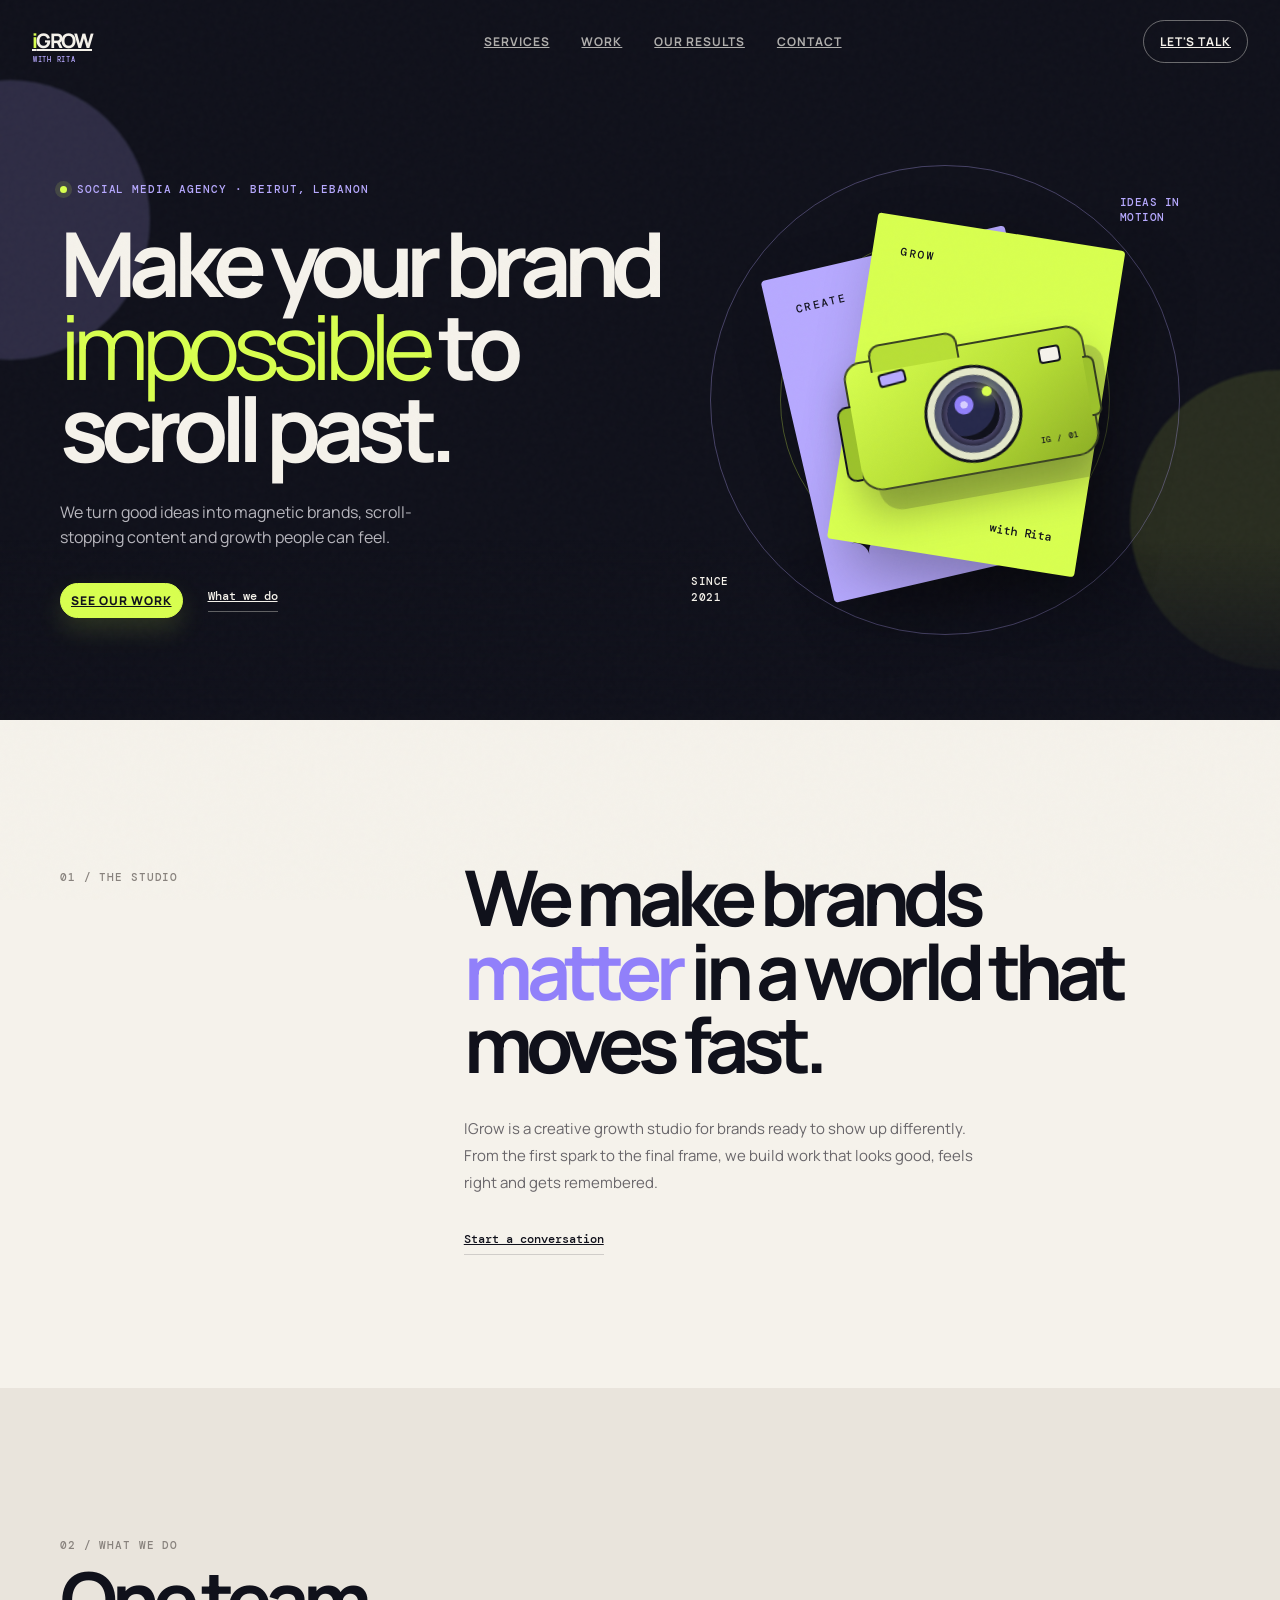
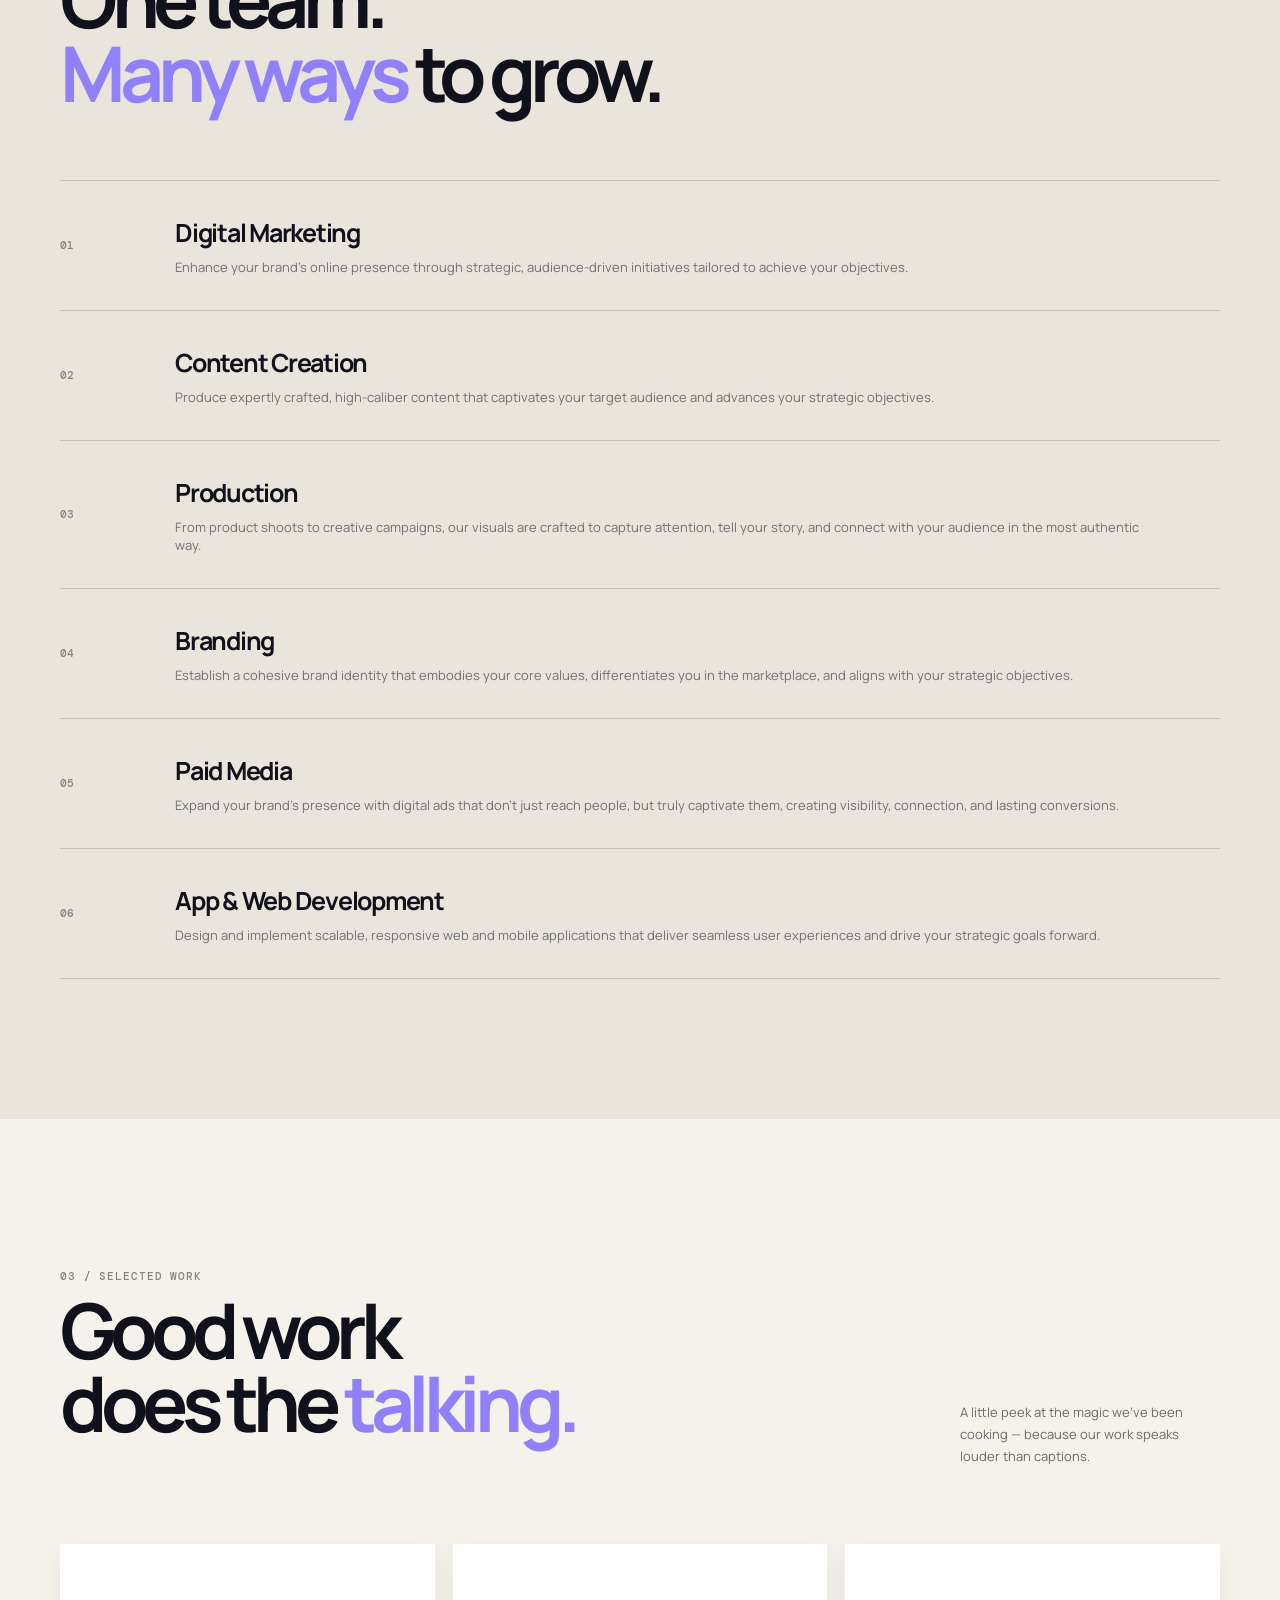
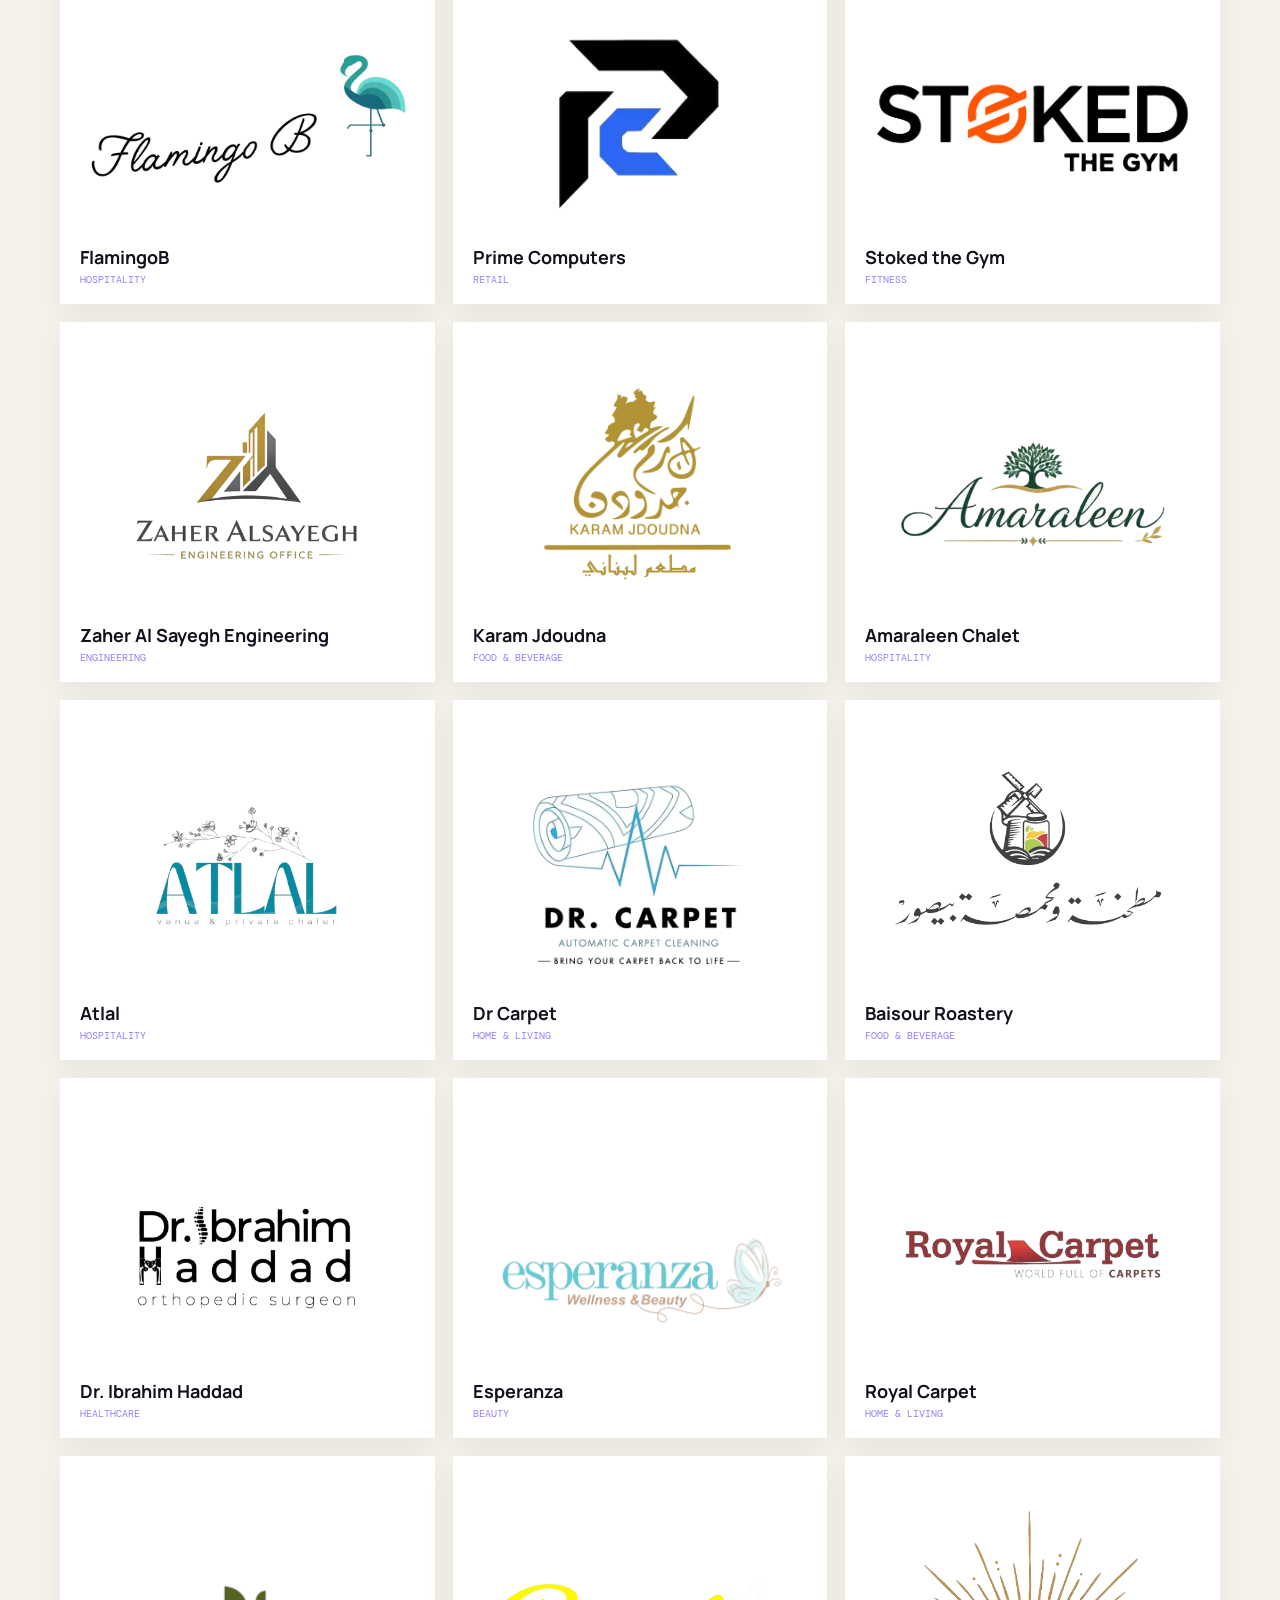
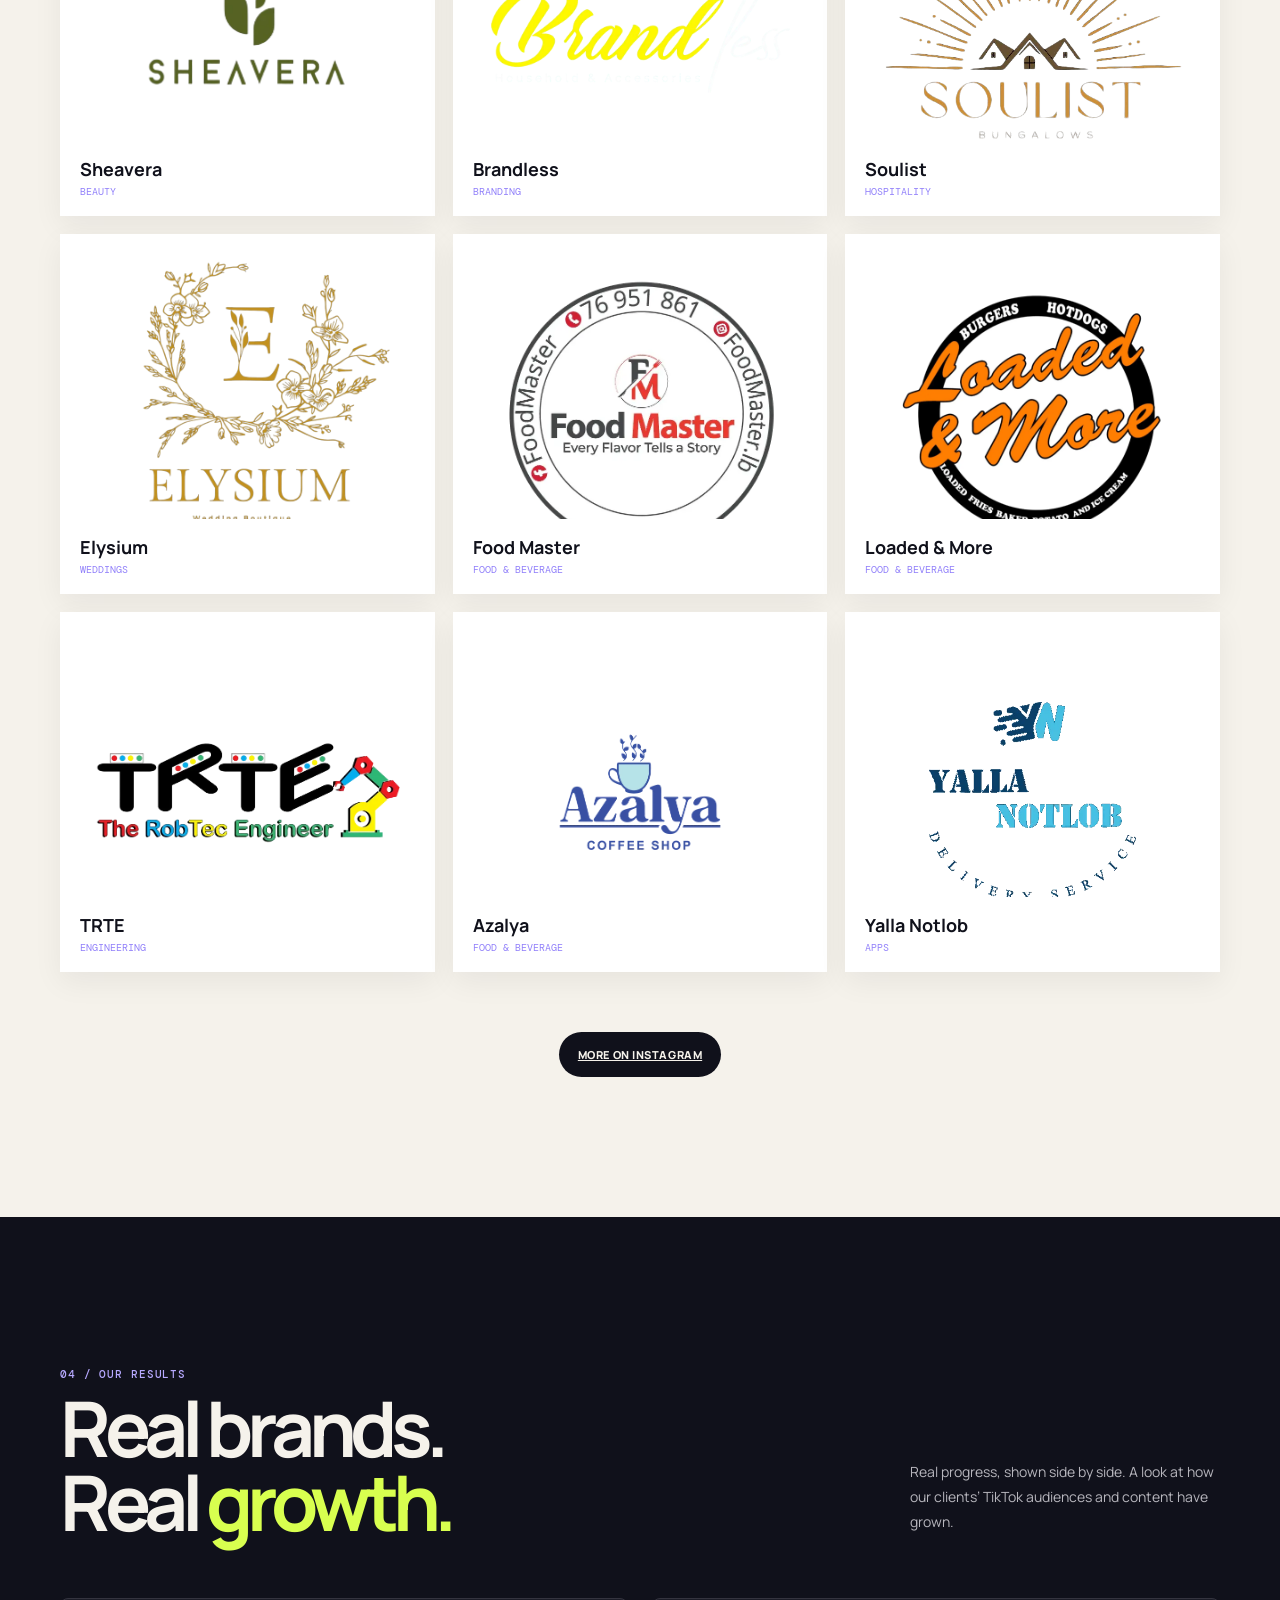
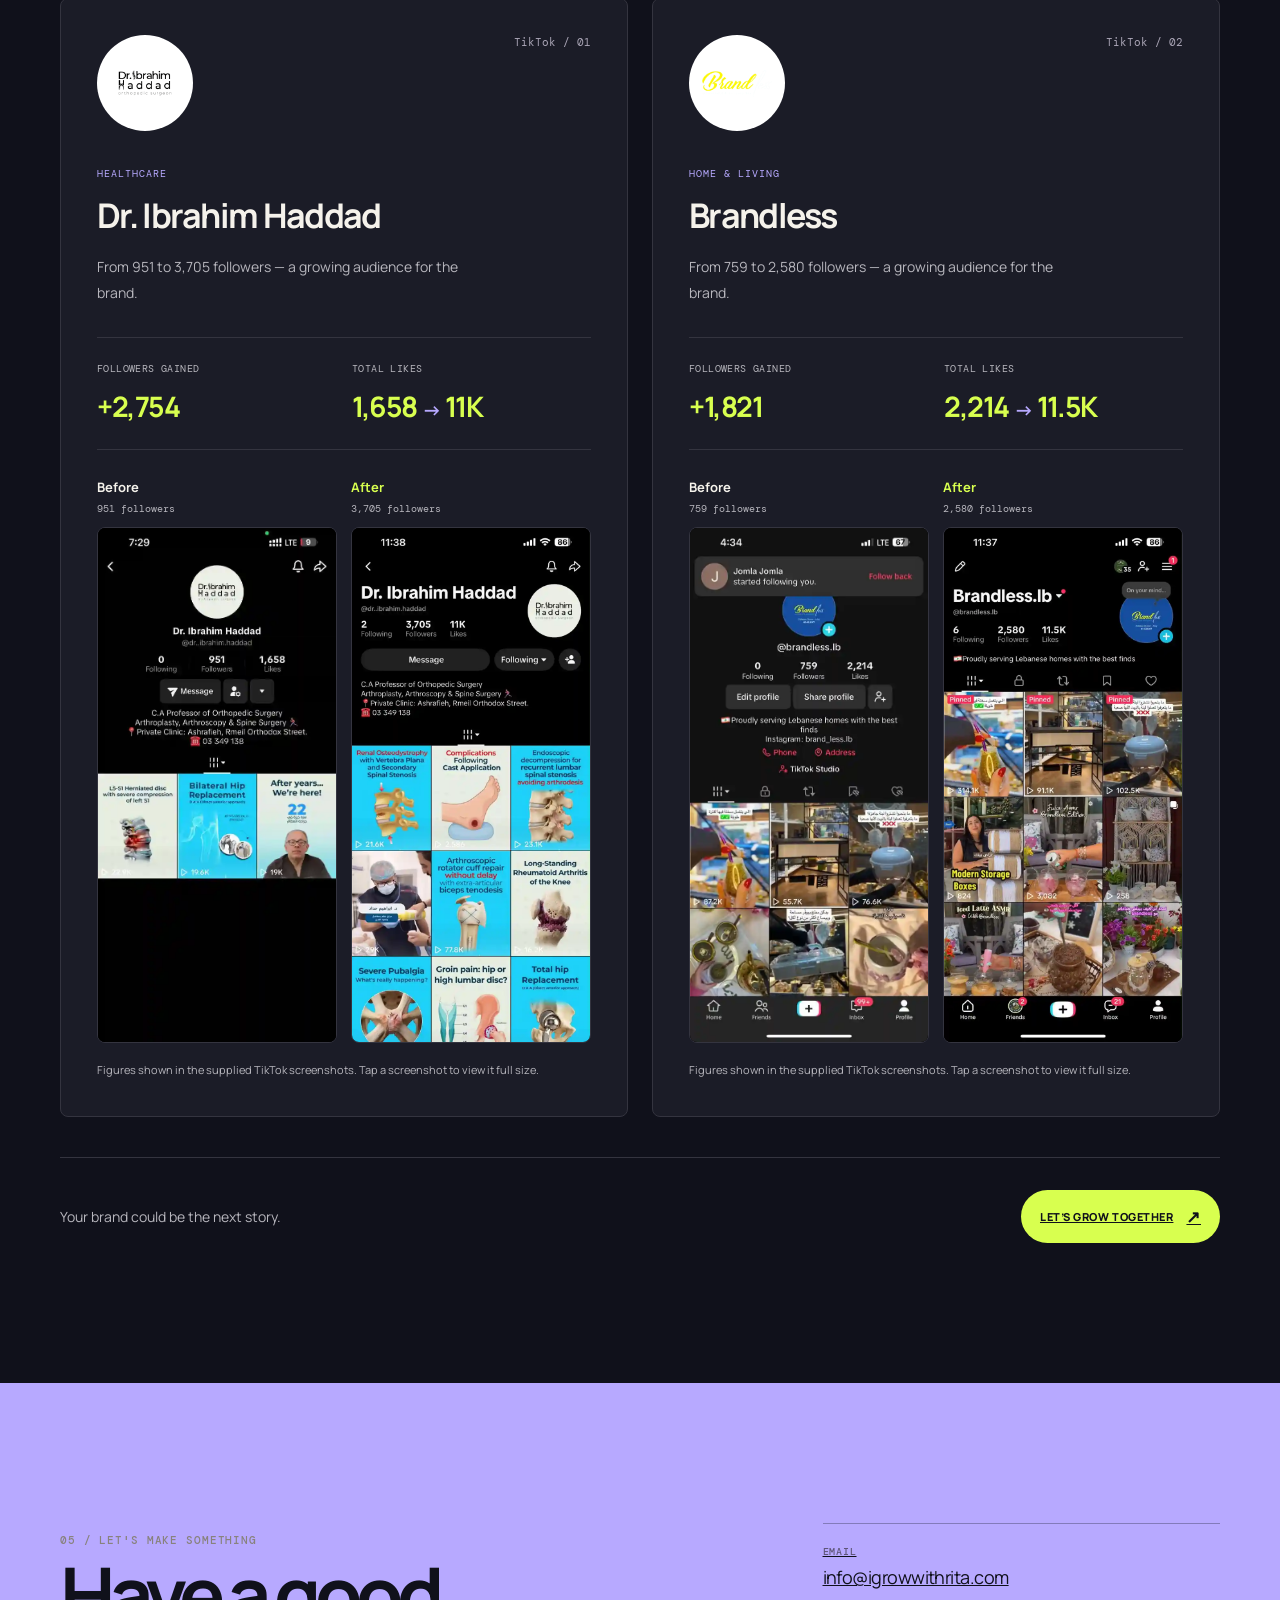
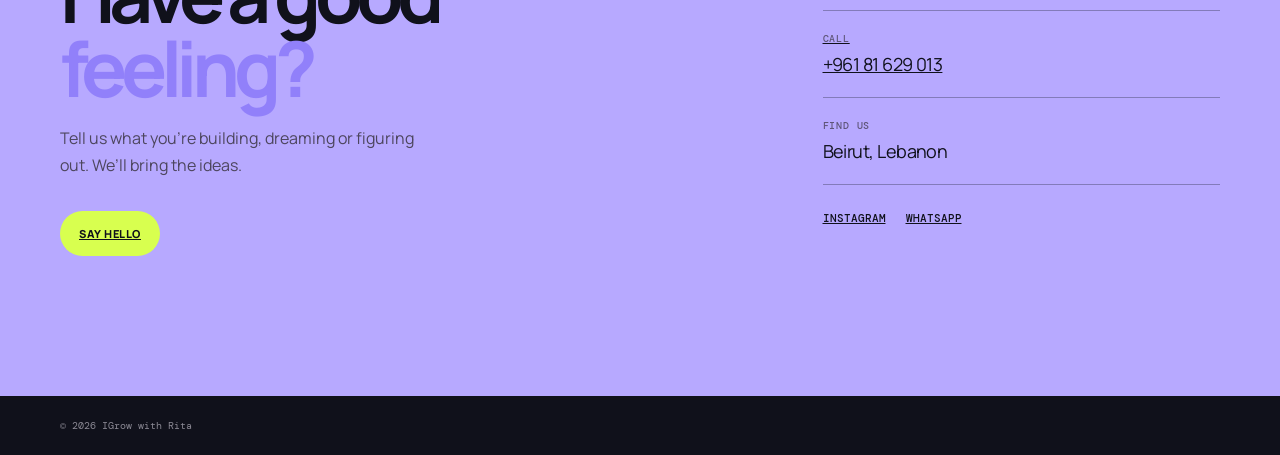
<file: index.html>
<!doctype html>
<html lang="en">
<head>
  <meta charset="utf-8">
  <meta name="viewport" content="width=device-width, initial-scale=1">
  <meta name="theme-color" content="#10111b">
  <meta name="description" content="IGrow is a social media, content and growth studio based in Beirut, Lebanon.">
  <title>IGrow — Make your brand impossible to scroll past</title>
  <link rel="icon" href="assets/img/favicon.png">
  <link rel="preconnect" href="https://fonts.googleapis.com">
  <link rel="preconnect" href="https://fonts.gstatic.com" crossorigin>
  <link href="https://fonts.googleapis.com/css2?family=DM+Mono:wght@400;500&family=Manrope:wght@400;500;600;700;800&display=swap" rel="stylesheet">
  <link rel="stylesheet" href="assets/css/main.css">
</head>
<body>
  <div class="noise" aria-hidden="true"></div>
  <header class="site-header" id="top">
    <a class="wordmark" href="#top" aria-label="IGrow home"><span>i</span>GROW<small>WITH RITA</small></a>
    <nav class="desktop-nav" aria-label="Main navigation"><a href="#services">Services</a><a href="#work">Work</a><a href="#results">Our Results</a><a href="#contact">Contact</a></nav>
    <a class="header-cta" href="#contact">Let's talk</a>
    <button class="menu-toggle" type="button" aria-label="Open navigation" aria-expanded="false"><i></i><i></i></button>
  </header>
  <div class="mobile-menu" aria-hidden="true"><a href="#services">Services</a><a href="#work">Work</a><a href="#results">Our Results</a><a href="#contact">Contact</a></div>

  <main>
    <section class="hero" id="home">
      <div class="hero-orb hero-orb--one" data-parallax=".18"></div><div class="hero-orb hero-orb--two" data-parallax="-.1"></div>
      <div class="container hero-grid">
        <div class="hero-copy reveal">
          <p class="eyebrow"><span class="eyebrow-dot"></span> Social media agency · Beirut, Lebanon</p>
          <h1>Make your brand <em>impossible</em> to scroll past.</h1>
          <p class="hero-intro">We turn good ideas into magnetic brands, scroll-stopping content and growth people can feel.
          </p>
          <div class="hero-actions"><a class="button button--lime" href="#work">See our work</a><a
              class="text-link" href="#services">What we do</a></div>
        </div>
        <div class="hero-art reveal reveal--delay" aria-hidden="true">
          <div class="art-ring art-ring--outer"></div>
          <div class="art-ring art-ring--inner"></div>
          <div class="camera-scene" data-scroll-camera>
            <div class="camera camera--body"><span class="camera-grip"></span><span class="camera-viewfinder"></span><span class="camera-flash"></span><span class="camera-lens"><i></i></span><span class="camera-mark">IG / 01</span></div>
          </div>
          <div class="art-card art-card--back"><span>CREATE</span><b>✦</b></div>
          <div class="art-card art-card--front"><span>GROW</span><strong>i<span>G</span></strong><small>with Rita</small></div>
          <span class="floating-label floating-label--top">Ideas in<br>motion</span><span
            class="floating-label floating-label--bottom">Since<br>2021</span>
        </div>
      </div>
    </section>
    <section class="intro section-pad">
      <div class="container intro-grid">
        <p class="section-kicker">01 / The studio</p>
        <div>
          <h2>We make brands <span>matter</span> in a world that moves fast.</h2>
          <p class="body-copy">IGrow is a creative growth studio for brands ready to show up differently. From the first
            spark to the final frame, we build work that looks good, feels right and gets remembered.</p><a
            class="text-link text-link--dark" href="#contact">Start a conversation</a>
        </div>
      </div>
    </section>
    <section class="services section-pad" id="services">
      <div class="container">
        <div class="section-heading reveal">
          <p class="section-kicker">02 / What we do</p>
          <h2>One team.<br><span>Many ways</span> to grow.</h2>
        </div>
        <div class="service-list">
          <article class="service-card reveal"><span class="service-number">01</span>
            <div>
              <h3>Digital Marketing</h3>
              <p>Enhance your brand's online presence through strategic, audience-driven initiatives tailored to achieve your objectives.</p>
            </div>
          </article>
          <article class="service-card reveal"><span class="service-number">02</span>
            <div>
              <h3>Content Creation</h3>
              <p>Produce expertly crafted, high-caliber content that captivates your target audience and advances your strategic objectives.</p>
            </div>
          </article>
          <article class="service-card reveal"><span class="service-number">03</span>
            <div>
              <h3>Production</h3>
              <p>From product shoots to creative campaigns, our visuals are crafted to capture attention, tell your story, and connect with your audience in the most authentic way.</p>
            </div>
          </article>
          <article class="service-card reveal"><span class="service-number">04</span>
            <div>
              <h3>Branding</h3>
              <p>Establish a cohesive brand identity that embodies your core values, differentiates you in the marketplace, and aligns with your strategic objectives.</p>
            </div>
          </article>
          <article class="service-card reveal"><span class="service-number">05</span>
            <div>
              <h3>Paid Media</h3>
              <p>Expand your brand’s presence with digital ads that don’t just reach people, but truly captivate them, creating visibility, connection, and lasting conversions.</p>
            </div>
          </article>
          <article class="service-card reveal"><span class="service-number">06</span>
            <div>
              <h3>App &amp; Web Development</h3>
              <p>Design and implement scalable, responsive web and mobile applications that deliver seamless user experiences and drive your strategic goals forward.</p>
            </div>
          </article>
        </div>
      </div>
    </section>
    <section class="work section-pad" id="work">
      <div class="container">
        <div class="work-heading reveal">
          <div>
            <p class="section-kicker">03 / Selected work</p>
            <h2>Good work<br>does the <span>talking.</span></h2>
          </div>
          <p class="work-note">A little peek at the magic we’ve been cooking — because our work speaks louder than captions.
          </p>
        </div>
        <div class="portfolio-grid" id="portfolio-grid"></div><a class="button button--dark work-more"
          href="https://www.instagram.com/igrowwithrita/" target="_blank" rel="noreferrer">More on Instagram</a>
      </div>
    </section>
    <section class="results section-pad" id="results" aria-labelledby="results-title">
      <div class="container">
        <div class="results-heading reveal">
          <div>
            <p class="section-kicker">04 / Our Results</p>
            <h2 id="results-title">Real brands.<br>Real <span>growth.</span></h2>
          </div>
          <p class="results-intro">Real progress, shown side by side. A look at how our clients’ TikTok audiences and content have grown.</p>
        </div>
        <div class="results-grid">
          <article class="result-card reveal">
            <div class="result-brand"><img src="assets/img/portfolio/dr_ibrahim_haddad.webp" alt="Dr. Ibrahim Haddad" width="96" height="96" loading="lazy" decoding="async"><span class="result-index">TikTok / 01</span></div>
            <p class="result-category">Healthcare</p>
            <h3>Dr. Ibrahim Haddad</h3>
            <p class="result-description">From 951 to 3,705 followers — a growing audience for the brand.</p>
            <dl class="result-metrics">
              <div><dt>Followers gained</dt><dd>+2,754</dd></div>
              <div><dt>Total likes</dt><dd>1,658 <span aria-label="to">→</span> 11K</dd></div>
            </dl>
            <div class="result-comparison" aria-label="Dr. Ibrahim Haddad before and after">
              <figure><figcaption>Before <span>951 followers</span></figcaption><a href="assets/img/results/dr-ibrahim-before.webp" target="_blank" rel="noreferrer" aria-label="View Dr. Ibrahim Haddad before screenshot full size (opens in a new tab)"><img src="assets/img/results/dr-ibrahim-before.webp" alt="Dr. Ibrahim Haddad TikTok profile before: 951 followers and 1,658 likes" width="591" height="1280" loading="lazy" decoding="async"></a></figure>
              <figure><figcaption>After <span>3,705 followers</span></figcaption><a href="assets/img/results/dr-ibrahim-after.webp" target="_blank" rel="noreferrer" aria-label="View Dr. Ibrahim Haddad after screenshot full size (opens in a new tab)"><img src="assets/img/results/dr-ibrahim-after.webp" alt="Dr. Ibrahim Haddad TikTok profile after: 3,705 followers and 11K likes" width="740" height="1600" loading="lazy" decoding="async"></a></figure>
            </div>
            <p class="result-source">Figures shown in the supplied TikTok screenshots. Tap a screenshot to view it full size.</p>
          </article>
          <article class="result-card reveal">
            <div class="result-brand"><img src="assets/img/portfolio/brandlesslogo.webp" alt="Brandless" width="96" height="96" loading="lazy" decoding="async"><span class="result-index">TikTok / 02</span></div>
            <p class="result-category">Home &amp; living</p>
            <h3>Brandless</h3>
            <p class="result-description">From 759 to 2,580 followers — a growing audience for the brand.</p>
            <dl class="result-metrics">
              <div><dt>Followers gained</dt><dd>+1,821</dd></div>
              <div><dt>Total likes</dt><dd>2,214 <span aria-label="to">→</span> 11.5K</dd></div>
            </dl>
            <div class="result-comparison" aria-label="Brandless before and after">
              <figure><figcaption>Before <span>759 followers</span></figcaption><a href="assets/img/results/brandless-before.webp" target="_blank" rel="noreferrer" aria-label="View Brandless before screenshot full size (opens in a new tab)"><img src="assets/img/results/brandless-before.webp" alt="Brandless TikTok profile before: 759 followers and 2,214 likes" width="591" height="1280" loading="lazy" decoding="async"></a></figure>
              <figure><figcaption>After <span>2,580 followers</span></figcaption><a href="assets/img/results/brandless-after.webp" target="_blank" rel="noreferrer" aria-label="View Brandless after screenshot full size (opens in a new tab)"><img src="assets/img/results/brandless-after.webp" alt="Brandless TikTok profile after: 2,580 followers and 11.5K likes" width="740" height="1600" loading="lazy" decoding="async"></a></figure>
            </div>
            <p class="result-source">Figures shown in the supplied TikTok screenshots. Tap a screenshot to view it full size.</p>
          </article>
        </div>
        <div class="results-footer reveal"><p>Your brand could be the next story.</p><a class="button button--lime" href="#contact">Let’s grow together <span aria-hidden="true">↗</span></a></div>
      </div>
    </section>
    <section class="contact section-pad" id="contact">
      <div class="container contact-box">
        <div class="contact-copy reveal">
          <p class="section-kicker">05 / Let's make something</p>
          <h2>Have a good<br><span>feeling?</span></h2>
          <p>Tell us what you're building, dreaming or figuring out. We’ll bring the ideas.</p><a
            class="button button--lime" href="mailto:info@igrowwithrita.com">Say hello</a>
        </div>
        <div class="contact-details reveal reveal--delay"><a
            href="mailto:info@igrowwithrita.com"><small>Email</small>info@igrowwithrita.com</a><a
            href="tel:+96181629013"><small>Call</small>+961 81 629 013</a>
          <p><small>Find us</small>Beirut, Lebanon</p>
          <div class="socials"><a href="https://www.instagram.com/igrowwithrita/" target="_blank"
              rel="noreferrer">Instagram</a><a href="https://wa.link/j2ok5g" target="_blank" rel="noreferrer">WhatsApp</a>
          </div>
        </div>
      </div>
    </section>
  </main>
  <footer class="site-footer">
    <div class="container"><span>© 2026 IGrow with Rita</span></div>
  </footer>
  <script src="assets/js/main.js" defer></script>
</body>
</html>
</file>
<file: assets/css/main.css>
:root{--ink:#10111b;--cream:#f5f2eb;--lime:#d8ff4f;--lavender:#b7a9ff;--muted:#77777f;--line:rgba(16,17,27,.16);--sans:'Manrope',sans-serif;--mono:'DM Mono',monospace}*{box-sizing:border-box}html{scroll-behavior:smooth}body{margin:0;background:var(--cream);color:var(--ink);font-family:var(--sans);overflow-x:hidden}.noise{position:fixed;inset:0;z-index:20;pointer-events:none;opacity:.04;background-image:url("data:image/svg+xml,%3Csvg viewBox='0 0 180 180' xmlns='http://www.w3.org/2000/svg'%3E%3Cfilter id='n'%3E%3CfeTurbulence type='fractalNoise' baseFrequency='.9' numOctaves='3' stitchTiles='stitch'/%3E%3C/filter%3E%3Crect width='100%25' height='100%25' filter='url(%23n)' opacity='.5'/%3E%3C/svg%3E")}.container{width:min(1160px,calc(100% - 64px));margin:auto}.site-header{height:82px;display:flex;align-items:center;justify-content:space-between;padding:0 32px;position:absolute;top:0;left:0;width:100%;z-index:10;color:var(--cream)}.wordmark{font-weight:800;font-size:20px;letter-spacing:-.08em;color:inherit;position:relative;line-height:1}.wordmark span{color:var(--lime)}.wordmark small{font:500 7px var(--mono);letter-spacing:.1em;position:absolute;left:1px;top:24px;white-space:nowrap;color:var(--lavender)}.desktop-nav{display:flex;gap:32px;margin-left:90px}.desktop-nav a,.header-cta{color:inherit;font-size:12px;text-transform:uppercase;letter-spacing:.08em;font-weight:700}.desktop-nav a{opacity:.7;transition:.2s}.desktop-nav a:hover{opacity:1;color:var(--lime)}.header-cta{border:1px solid rgba(245,242,235,.4);border-radius:30px;padding:12px 16px}.header-cta span,.button span{font-size:17px;margin-left:13px}.menu-toggle,.mobile-menu{display:none}.hero{background:var(--ink);color:var(--cream);min-height:720px;padding-top:150px;position:relative;isolation:isolate;overflow:hidden}.hero:after{content:'';position:absolute;inset:auto 0 0;height:180px;background:linear-gradient(transparent,var(--ink));z-index:-1}.hero-grid{display:grid;grid-template-columns:1.05fr .95fr;align-items:center;min-height:480px}.eyebrow,.section-kicker{font:500 11px var(--mono);text-transform:uppercase;letter-spacing:.08em}.eyebrow{color:var(--lavender);display:flex;align-items:center;gap:10px}.eyebrow-dot{width:7px;height:7px;border-radius:50%;background:var(--lime);box-shadow:0 0 0 5px rgba(216,255,79,.13)}h1,h2,h3,p{margin-top:0}h1{font-size:clamp(54px,7vw,102px);line-height:.92;letter-spacing:-.085em;max-width:730px;margin:26px 0 30px;font-weight:700}h1 em,h2 span{color:var(--lime);font-style:normal}h1 em{font-weight:400}.hero-intro{font-size:16px;line-height:1.6;color:#b7b6bd;max-width:410px}.hero-actions{display:flex;align-items:center;gap:25px;margin-top:40px}.button{display:inline-flex;align-items:center;justify-content:space-between;border-radius:30px;padding:15px 19px;font-size:11px;font-weight:800;letter-spacing:.05em;text-transform:uppercase;transition:transform .25s,background .25s}.button:hover{transform:translateY(-3px)}.button--lime{background:var(--lime);color:var(--ink)}.button--dark{background:var(--ink);color:var(--cream)}.text-link{color:var(--cream);font:500 12px var(--mono);border-bottom:1px solid rgba(245,242,235,.35);padding-bottom:7px}.text-link span{font-size:16px;margin-left:10px}.text-link--dark{color:var(--ink);border-color:var(--line)}.hero-art{height:500px;position:relative;display:grid;place-items:center}.art-ring{position:absolute;border:1px solid rgba(183,169,255,.32);border-radius:50%;animation:spin 24s linear infinite}.art-ring--outer{width:470px;height:470px}.art-ring--inner{width:330px;height:330px;border-color:rgba(216,255,79,.3);animation-direction:reverse;animation-duration:17s}.art-card{position:absolute;display:flex;flex-direction:column;justify-content:space-between;padding:28px;width:250px;height:330px;border-radius:4px;box-shadow:20px 26px 60px rgba(0,0,0,.3)}.art-card span{font:500 11px var(--mono);letter-spacing:.15em}.art-card b{font-size:40px;font-weight:400}.art-card--back{background:var(--lavender);color:var(--ink);transform:rotate(-13deg) translate(-28px,8px)}.art-card--front{background:var(--lime);color:var(--ink);transform:rotate(9deg) translate(30px,-10px);z-index:1}.art-card--front strong{font-size:108px;letter-spacing:-.15em;line-height:1}.art-card--front strong span{font-weight:400}.art-card--front small{font:500 12px var(--mono);align-self:flex-end}.floating-label{position:absolute;font:500 11px var(--mono);line-height:1.4;color:var(--lavender);text-transform:uppercase;letter-spacing:.05em}.floating-label b{color:var(--lime);font-size:22px}.floating-label--top{top:45px;right:40px}.floating-label--bottom{bottom:45px;left:22px;color:var(--cream)}.hero-marquee{display:flex;gap:40px;position:absolute;bottom:0;left:-2%;width:104%;overflow:hidden;white-space:nowrap;color:var(--lime);font-size:34px;letter-spacing:-.05em;font-weight:700;transform:rotate(-2deg);border-top:1px solid rgba(216,255,79,.3);padding:13px 0}.hero-marquee div{animation:marquee 24s linear infinite}.hero-marquee i{font-style:normal;color:var(--lavender);padding:0 14px}.hero-orb{position:absolute;border-radius:50%;filter:blur(1px);z-index:-1}.hero-orb--one{width:280px;height:280px;background:rgba(183,169,255,.18);top:80px;left:-130px}.hero-orb--two{width:300px;height:300px;background:rgba(216,255,79,.12);right:-150px;bottom:50px}.section-pad{padding:140px 0}.intro{background:var(--cream)}.intro-grid{display:grid;grid-template-columns:1fr 2.2fr;gap:60px}.section-kicker{color:#88827d;margin:10px 0}.intro h2,.section-heading h2,.work-heading h2,.results-heading h2,.contact h2{font-size:clamp(43px,6vw,82px);line-height:.96;letter-spacing:-.08em;max-width:700px;margin:0 0 34px}.intro h2 span,.section-heading h2 span,.work-heading h2 span,.results-heading h2 span,.contact h2 span{color:#9180fa}.body-copy{max-width:510px;color:#69666a;line-height:1.8;font-size:15px;margin-bottom:30px}.services{background:#e9e4dc}.service-list{border-top:1px solid var(--line);margin-top:70px}.service-card{display:grid;grid-template-columns:80px 1fr 40px;gap:35px;align-items:center;border-bottom:1px solid var(--line);padding:34px 0;transition:padding .3s,background .3s}.service-card:hover{padding-left:18px;padding-right:18px;background:rgba(216,255,79,.35)}.service-number{font:500 11px var(--mono);color:#88827d}.service-card h3{font-size:25px;letter-spacing:-.05em;margin:0 0 8px}.service-card p{margin:0;color:#737074;font-size:13px}.service-arrow{font-size:23px}.work{background:var(--cream)}.work-heading{display:flex;justify-content:space-between;align-items:end;margin-bottom:70px}.work-note{color:#6e6a6c;max-width:260px;line-height:1.7;font-size:13px;margin:0 0 7px}.portfolio-grid{display:grid;grid-template-columns:repeat(12,1fr);gap:18px}.portfolio-card{position:relative;overflow:hidden;background:#ddd;min-height:310px;grid-column:span 4;animation:cardIn .6s both}.portfolio-card:nth-child(3n+2){margin-top:70px}.portfolio-card:nth-child(5n+1){grid-column:span 5}.portfolio-card:nth-child(5n+2){grid-column:span 7}.portfolio-card:nth-child(5n+3){grid-column:span 7}.portfolio-card:nth-child(5n+4){grid-column:span 5}.portfolio-card img{width:100%;height:100%;min-height:310px;object-fit:cover;display:block;transition:transform .7s cubic-bezier(.2,.8,.2,1);background:#d5d0cb}.portfolio-card:hover img{transform:scale(1.07) rotate(1deg)}.portfolio-overlay{position:absolute;inset:auto 0 0;padding:24px 20px 18px;color:white;background:linear-gradient(transparent,rgba(16,17,27,.9));transform:translateY(9px);transition:.3s}.portfolio-card:hover .portfolio-overlay{transform:translateY(0)}.portfolio-overlay h3{font-size:18px;margin:0 0 4px}.portfolio-overlay p{font:10px var(--mono);margin:0;color:var(--lime);text-transform:uppercase}.work-more{margin:60px auto 0;display:flex;width:max-content}.contact{background:var(--lavender)}.contact-box{display:grid;grid-template-columns:1.25fr .75fr;gap:100px}.contact h2{margin-bottom:20px}.contact-copy>p:not(.section-kicker){color:#4d465e;line-height:1.7;max-width:380px;margin-bottom:32px}.contact-details{border-top:1px solid rgba(16,17,27,.3)}.contact-details>a,.contact-details>p{display:block;padding:21px 0;border-bottom:1px solid rgba(16,17,27,.3);color:var(--ink);font-size:18px;letter-spacing:-.03em}.contact-details small{display:block;font:500 10px var(--mono);text-transform:uppercase;color:#5e5578;letter-spacing:.08em;margin-bottom:7px}.socials{display:flex;gap:20px;margin-top:26px}.socials a{color:var(--ink);font:500 11px var(--mono);text-transform:uppercase}.site-footer{background:var(--ink);color:#8b8994;padding:23px 0;font:10px var(--mono)}.site-footer .container{display:flex;justify-content:space-between}.site-footer a{color:var(--lime)}.reveal{opacity:0;transform:translateY(28px);transition:opacity .8s ease,transform .8s cubic-bezier(.2,.8,.2,1)}.reveal--delay{transition-delay:.16s}.reveal.is-visible{opacity:1;transform:translateY(0)}@keyframes spin{to{transform:rotate(360deg)}}@keyframes marquee{to{transform:translateX(-100%)}}@keyframes cardIn{from{opacity:0;transform:translateY(20px)}to{opacity:1;transform:none}}@media(max-width:800px){.container{width:min(100% - 40px,560px)}.site-header{padding:0 20px;height:72px}.desktop-nav,.header-cta{display:none}.menu-toggle{display:grid;gap:5px;background:none;border:0;padding:10px}.menu-toggle i{display:block;width:24px;height:1px;background:var(--cream);transition:.3s}.mobile-menu{position:fixed;inset:0;background:var(--ink);z-index:9;display:flex;flex-direction:column;justify-content:center;padding:40px;gap:22px;transform:translateY(-100%);transition:transform .4s}.mobile-menu.is-open{transform:none}.mobile-menu a{color:var(--cream);font-size:42px;letter-spacing:-.08em}.hero{padding-top:125px;min-height:750px}.hero-grid{display:block}.hero-art{height:390px;margin-top:35px}.art-ring--outer{width:310px;height:310px}.art-ring--inner{width:220px;height:220px}.art-card{width:175px;height:235px;padding:18px}.art-card--front strong{font-size:75px}.floating-label--top{right:0;top:8px}.floating-label--bottom{bottom:8px;left:0}h1{font-size:58px}.hero-intro{font-size:14px}.hero-marquee{font-size:25px}.section-pad{padding:90px 0}.intro-grid,.contact-box{display:block}.intro-grid>.section-kicker{margin-bottom:40px}.intro h2,.section-heading h2,.work-heading h2,.results-heading h2,.contact h2{font-size:53px}.service-list{margin-top:45px}.service-card{grid-template-columns:35px 1fr 20px;gap:12px;padding:24px 0}.service-card h3{font-size:20px}.service-card p{line-height:1.5}.work-heading{display:block;margin-bottom:45px}.work-note{margin-top:24px}.portfolio-grid{display:grid;grid-template-columns:1fr 1fr;gap:12px}.portfolio-card,.portfolio-card:nth-child(5n+1),.portfolio-card:nth-child(5n+2),.portfolio-card:nth-child(5n+3),.portfolio-card:nth-child(5n+4){grid-column:span 1;min-height:210px}.portfolio-card:nth-child(3n+2){margin-top:32px}.portfolio-card img{min-height:210px}.portfolio-overlay{padding:14px 12px 11px}.portfolio-overlay h3{font-size:14px}.contact-details{margin-top:65px}.site-footer .container{gap:15px;flex-wrap:wrap}.site-footer span:last-child{display:none}}@media(prefers-reduced-motion:reduce){*,*:before,*:after{scroll-behavior:auto!important;animation-duration:.01ms!important;transition-duration:.01ms!important}.reveal{opacity:1;transform:none}}
:root{--portfolio-card-height:360px}.portfolio-card,.portfolio-card:nth-child(n){grid-column:span 4;margin-top:0;height:var(--portfolio-card-height);min-height:0;background:#e5e0d9}.portfolio-card img{min-height:0;object-fit:contain;padding:24px;background:#d5d0cb}@media(max-width:800px){.portfolio-card,.portfolio-card:nth-child(n){grid-column:span 1;height:220px;min-height:0}.portfolio-card img{min-height:0;padding:14px}}
.portfolio-card{background:#fff;box-shadow:0 10px 28px rgba(16,17,27,.06)}.portfolio-card img{background:#fff}.portfolio-overlay{background:#fff;color:#10111b;transform:none;padding:16px 20px 18px}.portfolio-card:hover .portfolio-overlay{transform:none}.portfolio-overlay h3{color:#10111b}.portfolio-overlay p{color:#9180fa}
.hero-actions{margin-top:28px}.hero-actions .button--lime{padding:17px 23px;font-size:12px}
.hero-actions .button--lime{gap:18px;padding:7px 8px 7px 22px;border:1px solid var(--lime);letter-spacing:.08em;box-shadow:0 12px 26px rgba(216,255,79,.14)}.hero-actions .button--lime span{display:grid;place-items:center;width:38px;height:38px;margin-left:0;border-radius:50%;background:var(--ink);color:var(--lime);font-size:19px;transition:transform .3s ease}.hero-actions .button--lime:hover{background:var(--lime);transform:translateY(-4px);box-shadow:0 16px 32px rgba(216,255,79,.2)}.hero-actions .button--lime:hover span{transform:rotate(45deg)}
.hero-actions .button--lime{position:relative;gap:16px;padding:0 0 10px;border:0;border-radius:0;background:transparent;color:var(--cream);font-size:14px;font-weight:700;letter-spacing:-.02em;text-transform:none;box-shadow:none}.hero-actions .button--lime:after{content:'';position:absolute;right:54px;bottom:0;left:0;height:1px;background:var(--lime);transform-origin:left;transition:transform .3s ease}.hero-actions .button--lime span{width:42px;height:42px;background:var(--lime);color:var(--ink);font-size:20px}.hero-actions .button--lime:hover{background:transparent;box-shadow:none;transform:translateY(-3px)}.hero-actions .button--lime:hover:after{transform:scaleX(.72)}.hero-actions .button--lime:hover span{transform:rotate(45deg)}
.hero-actions {
    margin-top: 32px
}

.hero-actions .button--lime {
    gap: 18px;
    padding: 8px 10px 8px 10px;
    border: 1px solid var(--lime);
    border-radius: 30px;
    background: var(--lime);
    color: var(--ink);
    font-size: 12px;
    font-weight: 800;
    letter-spacing: .08em;
    text-transform: uppercase;
    box-shadow: 0 12px 26px rgba(216, 255, 79, .14)
}

.hero-actions .button--lime:after {
    display: none
}

.hero-actions .button--lime span {
    width: 38px;
    height: 38px;
    margin-left: 0;
    border-radius: 50%;
    background: var(--ink);
    color: var(--lime);
    font-size: 19px
}

.hero-actions .button--lime:hover {
    background: var(--lime);
    box-shadow: 0 16px 32px rgba(216, 255, 79, .2);
    transform: translateY(-4px)
}
.camera-scene{--camera-x:0px;--camera-y:0px;--camera-rotate:-10deg;position:absolute;z-index:4;left:55%;top:51%;width:265px;height:170px;transform:translate(-50%,-50%);pointer-events:none;transition:filter .3s ease}.camera{position:absolute;inset:23px 11px 16px;border-radius:18px 18px 23px 23px;background:linear-gradient(145deg,#d8ff4f 0%,#b8df36 54%,#8daf25 100%);border:2px solid rgba(16,17,27,.75);box-shadow:16px 22px 0 rgba(16,17,27,.17),0 24px 40px rgba(0,0,0,.28);transform:translate3d(var(--camera-x),var(--camera-y),0) rotate(var(--camera-rotate));transform-origin:center;transition:transform .1s linear}.camera:before{content:'';position:absolute;left:26px;top:-16px;width:86px;height:25px;border:2px solid rgba(16,17,27,.75);border-bottom:0;border-radius:12px 12px 0 0;background:#b8df36}.camera:after{content:'';position:absolute;right:-9px;top:31px;width:9px;height:57px;border:2px solid rgba(16,17,27,.75);border-left:0;border-radius:0 8px 8px 0;background:#9cc22b}.camera-viewfinder{position:absolute;left:32px;top:13px;width:28px;height:14px;border:2px solid var(--ink);border-radius:4px;background:var(--lavender);transform:rotate(-5deg)}.camera-flash{position:absolute;right:23px;top:15px;width:22px;height:17px;border-radius:4px;background:var(--cream);border:2px solid var(--ink)}.camera-lens{position:absolute;left:50%;top:54%;width:92px;height:92px;border-radius:50%;display:grid;place-items:center;background:#10111b;border:7px solid #e4e8ca;box-shadow:0 0 0 3px var(--ink),inset 0 0 0 7px #4d5368;transform:translate(-50%,-50%)}.camera-lens:before{content:'';width:52px;height:52px;border-radius:50%;background:radial-gradient(circle at 35% 30%,#d7cfff 0 7%,#9180fa 8% 18%,#26294b 20% 62%,#10111b 64%);box-shadow:0 0 16px rgba(183,169,255,.8);animation:lensPulse 3.4s ease-in-out infinite}.camera-lens i{position:absolute;width:10px;height:10px;right:17px;top:14px;background:var(--lime);border-radius:50%;box-shadow:0 0 14px var(--lime)}.camera-mark{position:absolute;right:18px;bottom:15px;font:500 8px var(--mono);color:var(--ink);letter-spacing:.08em}.camera-grip{position:absolute;left:-15px;top:40px;width:15px;height:76px;border-radius:10px 0 0 10px;border:2px solid var(--ink);border-right:0;background:#9cc22b}@keyframes lensPulse{0%,100%{transform:scale(.96)}50%{transform:scale(1.06)}}
@media(max-width:800px){.camera-scene{left:57%;top:57%;width:205px;height:135px}.camera{inset:19px 8px 13px;border-radius:14px 14px 18px 18px;box-shadow:11px 15px 0 rgba(16,17,27,.17),0 18px 28px rgba(0,0,0,.28)}.camera:before{left:21px;top:-12px;width:67px;height:19px}.camera-viewfinder{left:24px;top:10px;width:23px;height:11px}.camera-flash{right:17px;top:11px;width:18px;height:13px}.camera-lens{width:70px;height:70px;border-width:5px;box-shadow:0 0 0 2px var(--ink),inset 0 0 0 5px #4d5368}.camera-lens:before{width:40px;height:40px}.camera-lens i{right:12px;top:10px;width:8px;height:8px}.camera-mark{right:13px;bottom:10px;font-size:6px}.camera-grip{left:-11px;top:31px;width:11px;height:59px}}

/* Client results */
.results{background:var(--ink);color:var(--cream)}
.results-heading{display:flex;align-items:end;justify-content:space-between;gap:48px;margin-bottom:60px}
.results-heading h2{margin-bottom:0}
.results-heading h2 span{color:var(--lime)}
.results .section-kicker{color:var(--lavender)}
.results-intro{max-width:310px;margin-bottom:4px;font-size:14px;line-height:1.8;color:#b7b6bd}
.results-grid{display:grid;grid-template-columns:repeat(2,minmax(0,1fr));gap:24px}
.result-card{padding:36px;background:#1b1c27;border:1px solid #34343f;border-radius:8px}
.result-brand{display:flex;justify-content:space-between;align-items:start;margin-bottom:36px}
.result-brand img{width:96px;height:96px;object-fit:contain;background:white;border-radius:50%;padding:10px}
.result-index{font:11px var(--mono);color:#aaa5b6}
.result-category{font:10px var(--mono);letter-spacing:.1em;text-transform:uppercase;color:var(--lavender);margin-bottom:12px}
.result-card h3{font-size:clamp(24px,3vw,34px);letter-spacing:-.05em;margin-bottom:16px}
.result-description{color:#b7b6bd;font-size:14px;line-height:1.8;max-width:380px;margin-bottom:32px}
.result-link{display:flex;align-items:center;justify-content:space-between;gap:16px;border-top:1px solid #34343f;padding-top:22px;color:var(--cream);font-size:13px;font-weight:700;text-decoration:none}
.result-link>span[aria-hidden]{color:var(--lime);font-size:24px;transition:transform .2s}
.result-link:hover>span[aria-hidden]{transform:translate(3px,-3px)}
.result-link:focus-visible,.results-footer a:focus-visible{outline:2px solid var(--lime);outline-offset:6px}
.results-footer{display:flex;align-items:center;justify-content:space-between;gap:24px;margin-top:40px;padding-top:32px;border-top:1px solid #34343f}
.results-footer p{color:#b7b6bd;font-size:14px;margin:0}
.sr-only{position:absolute;width:1px;height:1px;padding:0;margin:-1px;overflow:hidden;clip:rect(0,0,0,0);white-space:nowrap;border:0}
@media(max-width:800px){.results-heading{display:block;margin-bottom:36px}.results-intro{margin-top:28px;max-width:360px}.results-grid{grid-template-columns:1fr;gap:18px}.result-card{padding:26px}.result-brand{margin-bottom:28px}.results-footer{align-items:start;flex-direction:column}.results-footer .button{font-size:10px}}

.result-metrics{display:grid;grid-template-columns:1fr 1fr;gap:16px;padding:24px 0;border-top:1px solid #34343f;border-bottom:1px solid #34343f;margin:0 0 28px}
.result-metrics dt{font:10px var(--mono);color:#b7b6bd;text-transform:uppercase;letter-spacing:.04em;margin-bottom:12px}
.result-metrics dd{margin:0;color:var(--lime);font-size:clamp(20px,2.2vw,30px);font-weight:700;letter-spacing:-.05em;white-space:nowrap}
.result-metrics dd span{color:var(--lavender);font-size:.7em}
.result-comparison{display:grid;grid-template-columns:repeat(2,minmax(0,1fr));gap:14px}
.result-comparison figure{margin:0;min-width:0}
.result-comparison figcaption{font-size:13px;font-weight:700;margin-bottom:12px}
.result-comparison figcaption span{display:block;font:10px var(--mono);color:#b7b6bd;margin-top:6px}
.result-comparison figure:last-child figcaption{color:var(--lime)}
.result-comparison a{display:block;background:#000;border:1px solid #34343f;border-radius:8px;overflow:hidden;transition:border-color .2s}
.result-comparison a:hover{border-color:var(--lime)}
.result-comparison a:focus-visible{outline:2px solid var(--lime);outline-offset:4px}
.result-comparison img{display:block;width:100%;height:auto;aspect-ratio:740/1600;object-fit:contain;background:#000}
.result-source{font-size:11px;line-height:1.7;color:#b7b6bd;margin:18px 0 0}
@media(max-width:800px){.result-metrics dd{font-size:24px}.result-comparison{gap:10px}.result-metrics{gap:10px}.result-index{font-size:10px}}
</file>
